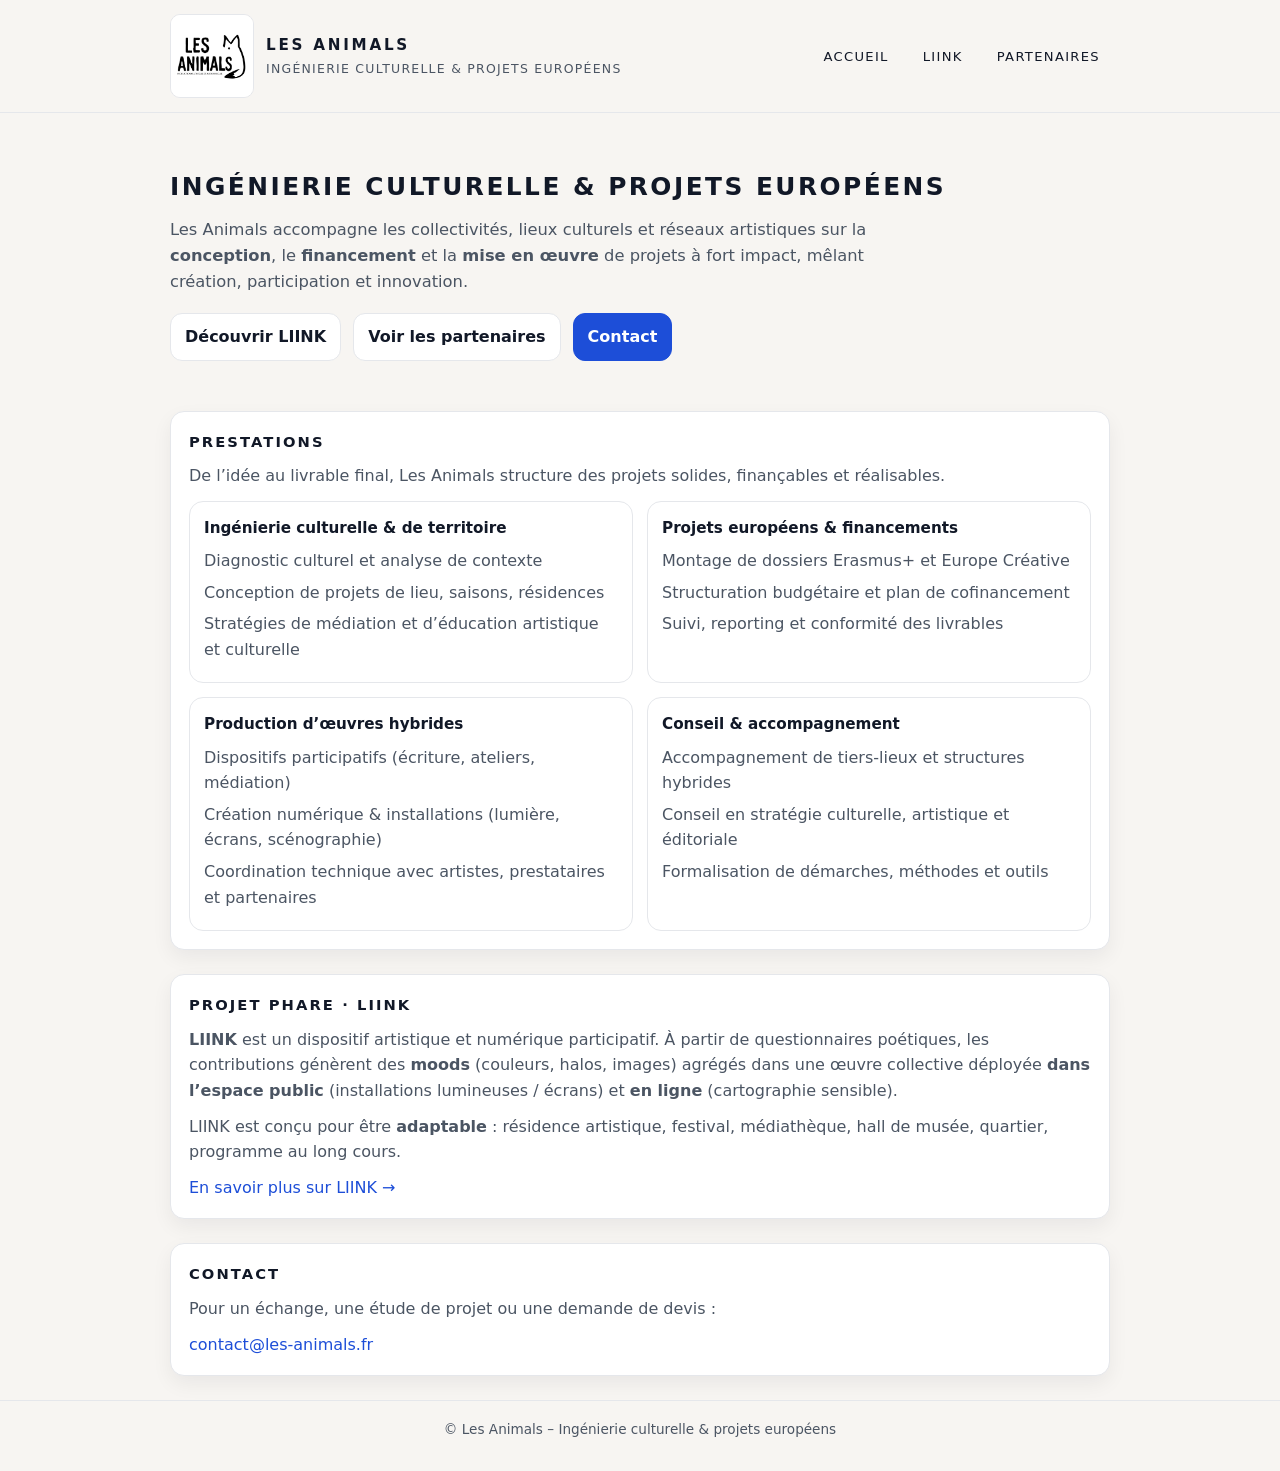
<file: index.html>
<!DOCTYPE html>
<html lang="fr">
<head>
  <meta charset="UTF-8">
  <title>Ingénierie culturelle & projets européens – Les Animals</title>
  <meta name="viewport" content="width=device-width, initial-scale=1.0">
  <meta name="description" content="Les Animals accompagne les structures culturelles, collectivités et réseaux artistiques dans le montage de projets, l'ingénierie européenne et la production d'œuvres hybrides, dont LIINK.">
  <link rel="stylesheet" href="assets/style.css">
</head>

<body>

<header>
  <div class="container">
    <div class="topbar">
      <div class="brand">
        <a href="index.html">
          <img
            src="assets/logo%20-%20les%20animals%20production-2.jpg"
            alt="Les Animals"
            class="logo-img"
          >
        </a>
        <div class="brand-title">
          <strong>LES ANIMALS</strong>
          <span>Ingénierie culturelle & projets européens</span>
        </div>
      </div>

      <nav>
        <ul>
          <li><a href="index.html">Accueil</a></li>
          <li><a href="liink.html">LIINK</a></li>
          <li><a href="partenaires.html">Partenaires</a></li>
        </ul>
      </nav>
    </div>
  </div>
</header>

<div class="container">
  <div class="hero">
    <h1>Ingénierie culturelle & projets européens</h1>
    <p>
      Les Animals accompagne les collectivités, lieux culturels et réseaux artistiques
      sur la <strong>conception</strong>, le <strong>financement</strong> et la <strong>mise en œuvre</strong>
      de projets à fort impact, mêlant création, participation et innovation.
    </p>

    <div class="actions">
      <a class="btn" href="liink.html">Découvrir LIINK</a>
      <a class="btn" href="partenaires.html">Voir les partenaires</a>
      <a class="btn primary" href="mailto:contact@les-animals.fr?subject=Demande%20d%E2%80%99infos%20%E2%80%93%20Les%20Animals">Contact</a>
    </div>
  </div>
</div>

<main class="container">
  <section class="section">
    <h2>Prestations</h2>
    <p>De l’idée au livrable final, Les Animals structure des projets solides, finançables et réalisables.</p>

    <div class="grid">
      <div class="card">
        <strong>Ingénierie culturelle & de territoire</strong>
        <ul>
          <li>Diagnostic culturel et analyse de contexte</li>
          <li>Conception de projets de lieu, saisons, résidences</li>
          <li>Stratégies de médiation et d’éducation artistique et culturelle</li>
        </ul>
      </div>

      <div class="card">
        <strong>Projets européens & financements</strong>
        <ul>
          <li>Montage de dossiers Erasmus+ et Europe Créative</li>
          <li>Structuration budgétaire et plan de cofinancement</li>
          <li>Suivi, reporting et conformité des livrables</li>
        </ul>
      </div>

      <div class="card">
        <strong>Production d’œuvres hybrides</strong>
        <ul>
          <li>Dispositifs participatifs (écriture, ateliers, médiation)</li>
          <li>Création numérique & installations (lumière, écrans, scénographie)</li>
          <li>Coordination technique avec artistes, prestataires et partenaires</li>
        </ul>
      </div>

      <div class="card">
        <strong>Conseil & accompagnement</strong>
        <ul>
          <li>Accompagnement de tiers-lieux et structures hybrides</li>
          <li>Conseil en stratégie culturelle, artistique et éditoriale</li>
          <li>Formalisation de démarches, méthodes et outils</li>
        </ul>
      </div>
    </div>
  </section>

  <section class="section">
    <h2>Projet phare · LIINK</h2>
    <p>
      <strong>LIINK</strong> est un dispositif artistique et numérique participatif.
      À partir de questionnaires poétiques, les contributions génèrent des <strong>moods</strong>
      (couleurs, halos, images) agrégés dans une œuvre collective déployée
      <strong>dans l’espace public</strong> (installations lumineuses / écrans) et <strong>en ligne</strong>
      (cartographie sensible).
    </p>
    <p>
      LIINK est conçu pour être <strong>adaptable</strong> : résidence artistique, festival, médiathèque,
      hall de musée, quartier, programme au long cours.
    </p>
    <p><a href="liink.html">En savoir plus sur LIINK →</a></p>
  </section>

  <section class="section">
    <h2>Contact</h2>
    <p>Pour un échange, une étude de projet ou une demande de devis :</p>
    <p><a href="mailto:contact@les-animals.fr?subject=Demande%20de%20devis%20%E2%80%93%20Les%20Animals">contact@les-animals.fr</a></p>
  </section>
</main>

<div class="footer">
  <div class="container">
    © Les Animals – Ingénierie culturelle & projets européens
  </div>
</div>

</body>
</html>
</file>
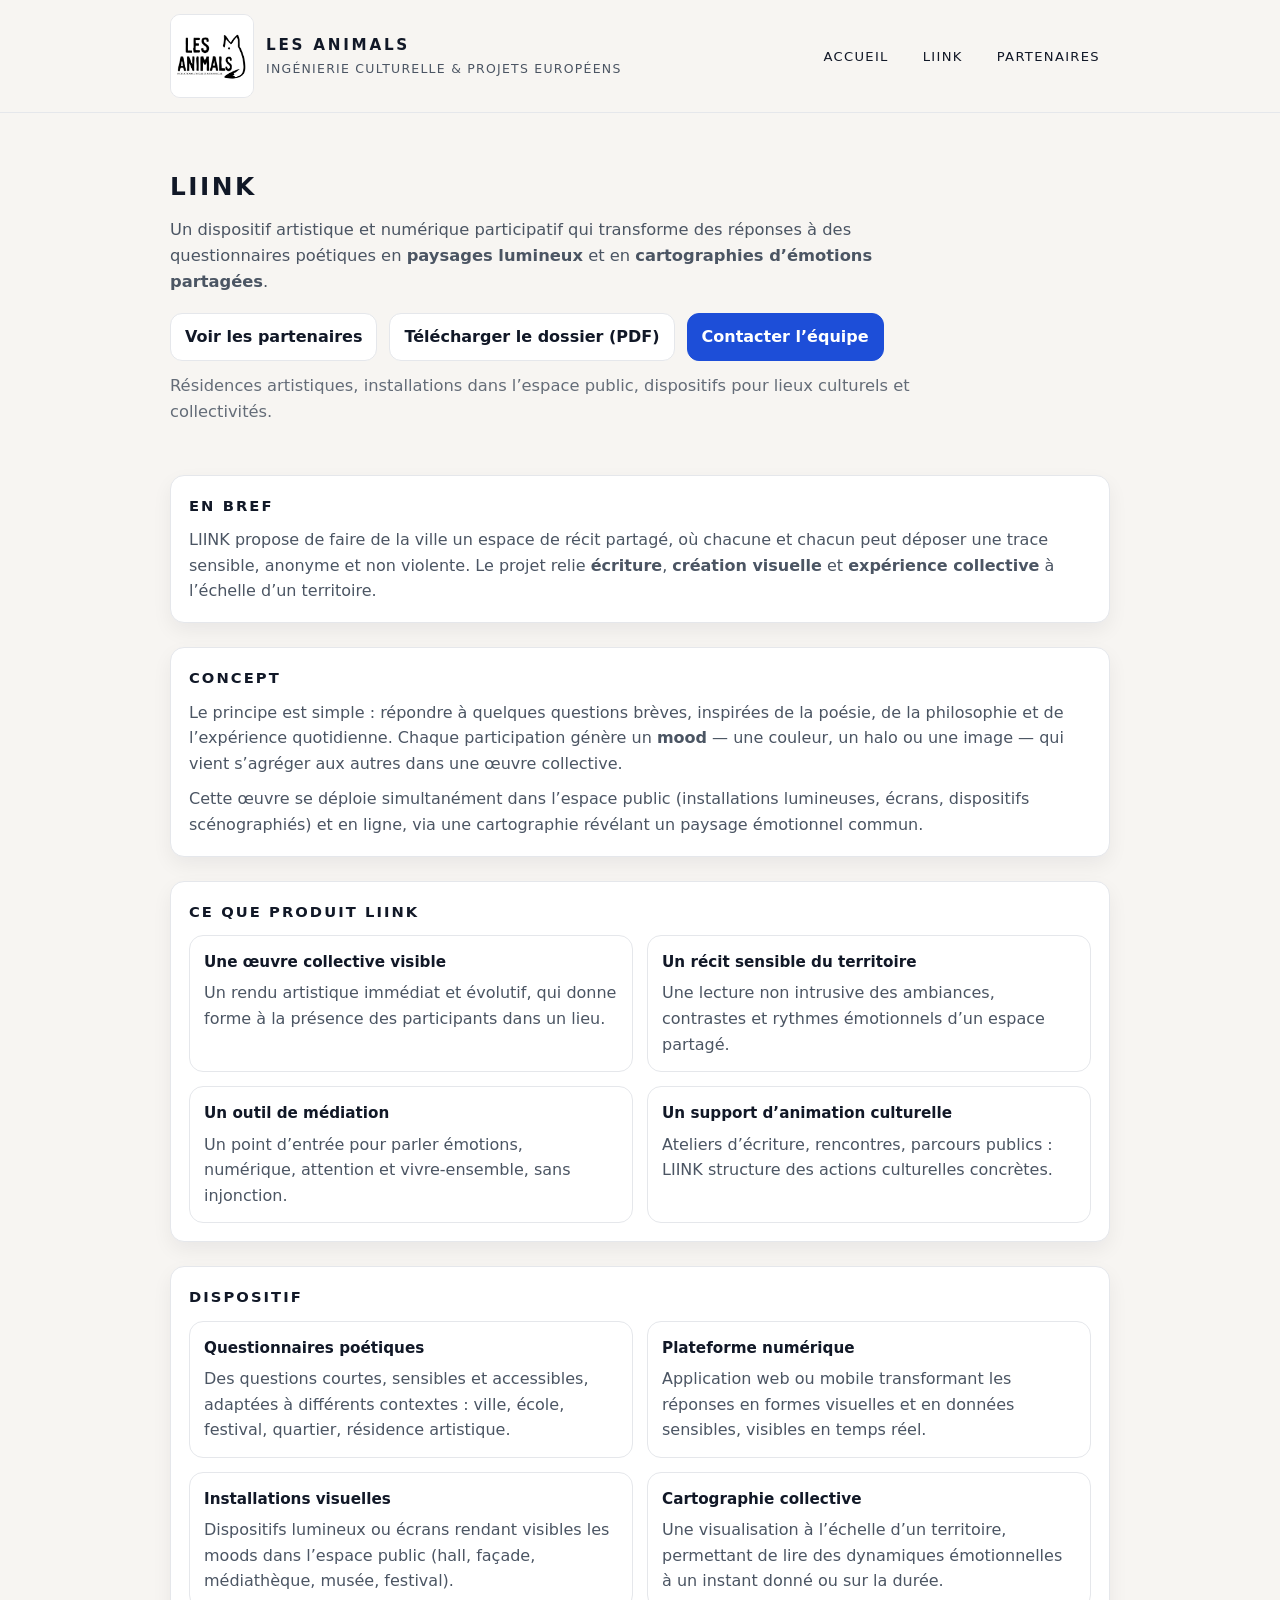
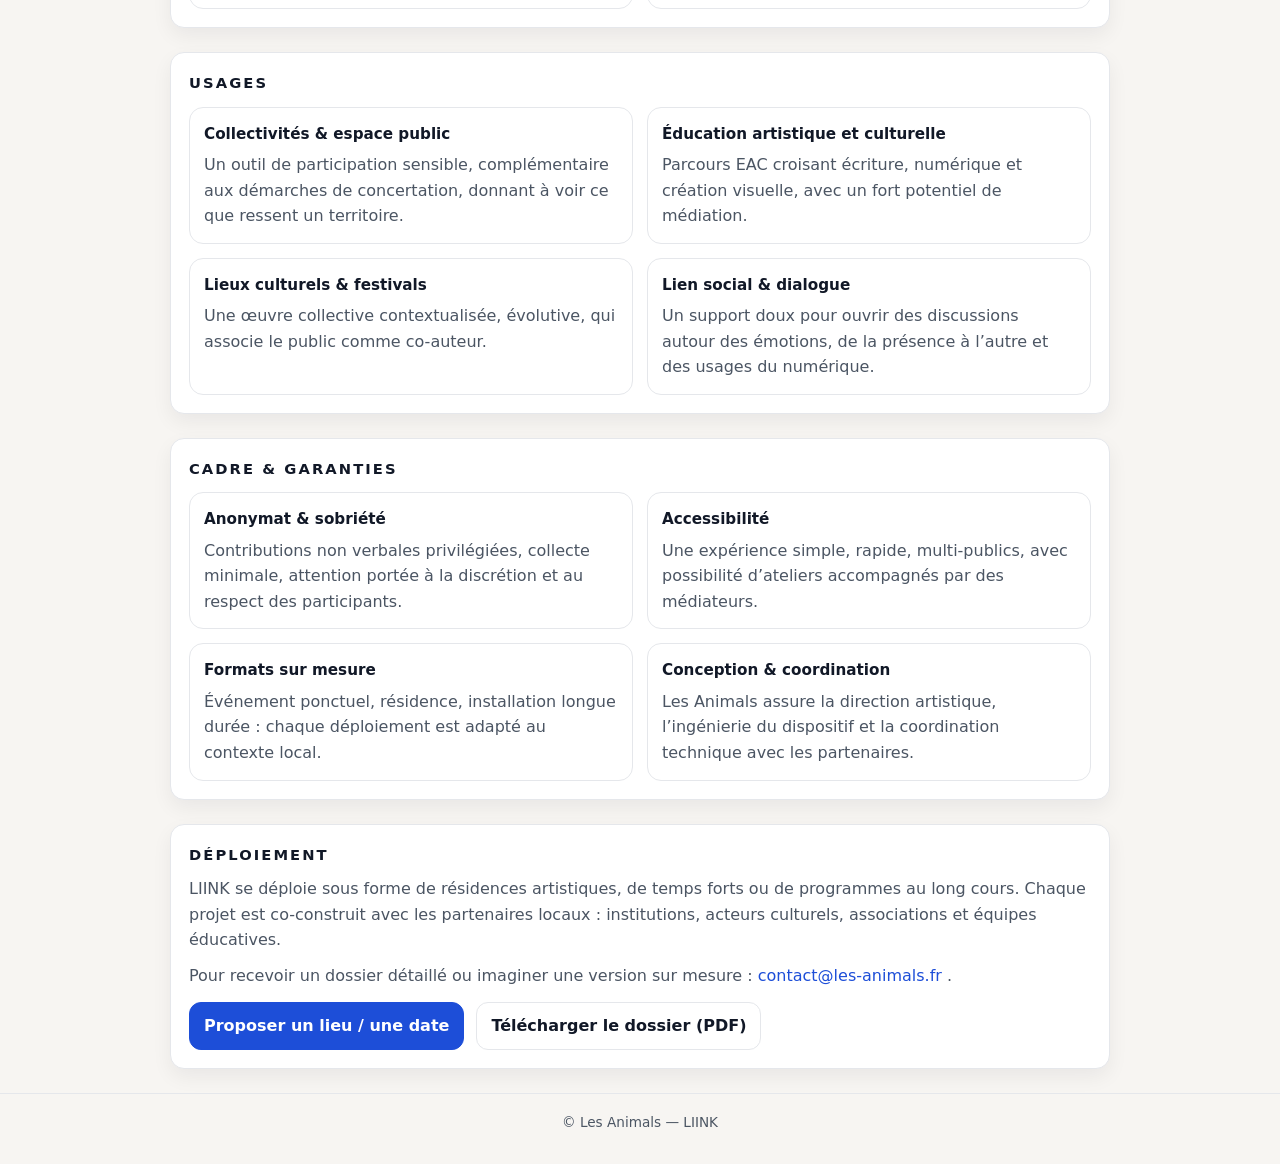
<file: liink.html>
<!DOCTYPE html>
<html lang="fr">
<head>
  <meta charset="UTF-8">
  <title>LIINK – Les Animals</title>
  <meta name="viewport" content="width=device-width, initial-scale=1.0">
  <meta name="description" content="LIINK est un dispositif artistique et numérique participatif qui relie émotions, écriture et espace public à travers des paysages lumineux et des cartographies sensibles.">
  <link rel="stylesheet" href="assets/style.css">
</head>

<body>

<header>
  <div class="container">
    <div class="topbar">
      <div class="brand">
        <a href="index.html">
          <img
            src="assets/logo%20-%20les%20animals%20production-2.jpg"
            alt="Les Animals"
            class="logo-img"
          >
        </a>
        <div class="brand-title">
          <strong>LES ANIMALS</strong>
          <span>Ingénierie culturelle & projets européens</span>
        </div>
      </div>

      <nav>
        <ul>
          <li><a href="index.html">Accueil</a></li>
          <li><a href="liink.html" aria-current="page">LIINK</a></li>
          <li><a href="partenaires.html">Partenaires</a></li>
        </ul>
      </nav>
    </div>
  </div>
</header>

<div class="container">
  <div class="hero">
    <h1>LIINK</h1>
    <p>
      Un dispositif artistique et numérique participatif qui transforme des réponses à des
      questionnaires poétiques en <strong>paysages lumineux</strong> et en
      <strong>cartographies d’émotions partagées</strong>.
    </p>

    <div class="actions">
      <a class="btn" href="partenaires.html">Voir les partenaires</a>
      <a class="btn" href="assets/LIINK-dossier.pdf" target="_blank" rel="noopener">
        Télécharger le dossier (PDF)
      </a>
      <a class="btn primary" href="mailto:contact@les-animals.fr?subject=Demande%20d%E2%80%99infos%20%E2%80%93%20LIINK">
        Contacter l’équipe
      </a>
    </div>

    <p style="opacity:.85; margin-top:12px;">
      Résidences artistiques, installations dans l’espace public, dispositifs pour lieux culturels et collectivités.
    </p>
  </div>
</div>

<main class="container">

  <section class="section">
    <h2>En bref</h2>
    <p>
      LIINK propose de faire de la ville un espace de récit partagé, où chacune et chacun
      peut déposer une trace sensible, anonyme et non violente.
      Le projet relie <strong>écriture</strong>, <strong>création visuelle</strong> et
      <strong>expérience collective</strong> à l’échelle d’un territoire.
    </p>
  </section>

  <section class="section">
    <h2>Concept</h2>
    <p>
      Le principe est simple : répondre à quelques questions brèves, inspirées de la poésie,
      de la philosophie et de l’expérience quotidienne.
      Chaque participation génère un <strong>mood</strong> — une couleur, un halo ou une image —
      qui vient s’agréger aux autres dans une œuvre collective.
    </p>
    <p>
      Cette œuvre se déploie simultanément dans l’espace public
      (installations lumineuses, écrans, dispositifs scénographiés)
      et en ligne, via une cartographie révélant un paysage émotionnel commun.
    </p>
  </section>

  <section class="section">
    <h2>Ce que produit LIINK</h2>
    <div class="grid">
      <div class="card">
        <strong>Une œuvre collective visible</strong>
        <p>
          Un rendu artistique immédiat et évolutif, qui donne forme à la présence des participants dans un lieu.
        </p>
      </div>
      <div class="card">
        <strong>Un récit sensible du territoire</strong>
        <p>
          Une lecture non intrusive des ambiances, contrastes et rythmes émotionnels d’un espace partagé.
        </p>
      </div>
      <div class="card">
        <strong>Un outil de médiation</strong>
        <p>
          Un point d’entrée pour parler émotions, numérique, attention et vivre-ensemble, sans injonction.
        </p>
      </div>
      <div class="card">
        <strong>Un support d’animation culturelle</strong>
        <p>
          Ateliers d’écriture, rencontres, parcours publics : LIINK structure des actions culturelles concrètes.
        </p>
      </div>
    </div>
  </section>

  <section class="section">
    <h2>Dispositif</h2>
    <div class="grid">
      <div class="card">
        <strong>Questionnaires poétiques</strong>
        <p>
          Des questions courtes, sensibles et accessibles, adaptées à différents contextes :
          ville, école, festival, quartier, résidence artistique.
        </p>
      </div>
      <div class="card">
        <strong>Plateforme numérique</strong>
        <p>
          Application web ou mobile transformant les réponses en formes visuelles
          et en données sensibles, visibles en temps réel.
        </p>
      </div>
      <div class="card">
        <strong>Installations visuelles</strong>
        <p>
          Dispositifs lumineux ou écrans rendant visibles les moods dans l’espace public
          (hall, façade, médiathèque, musée, festival).
        </p>
      </div>
      <div class="card">
        <strong>Cartographie collective</strong>
        <p>
          Une visualisation à l’échelle d’un territoire, permettant de lire des dynamiques émotionnelles
          à un instant donné ou sur la durée.
        </p>
      </div>
    </div>
  </section>

  <section class="section">
    <h2>Usages</h2>
    <div class="grid">
      <div class="card">
        <strong>Collectivités & espace public</strong>
        <p>
          Un outil de participation sensible, complémentaire aux démarches de concertation,
          donnant à voir ce que ressent un territoire.
        </p>
      </div>
      <div class="card">
        <strong>Éducation artistique et culturelle</strong>
        <p>
          Parcours EAC croisant écriture, numérique et création visuelle,
          avec un fort potentiel de médiation.
        </p>
      </div>
      <div class="card">
        <strong>Lieux culturels & festivals</strong>
        <p>
          Une œuvre collective contextualisée, évolutive, qui associe le public comme co-auteur.
        </p>
      </div>
      <div class="card">
        <strong>Lien social & dialogue</strong>
        <p>
          Un support doux pour ouvrir des discussions autour des émotions,
          de la présence à l’autre et des usages du numérique.
        </p>
      </div>
    </div>
  </section>

  <section class="section">
    <h2>Cadre & garanties</h2>
    <div class="grid">
      <div class="card">
        <strong>Anonymat & sobriété</strong>
        <p>
          Contributions non verbales privilégiées, collecte minimale,
          attention portée à la discrétion et au respect des participants.
        </p>
      </div>
      <div class="card">
        <strong>Accessibilité</strong>
        <p>
          Une expérience simple, rapide, multi-publics, avec possibilité
          d’ateliers accompagnés par des médiateurs.
        </p>
      </div>
      <div class="card">
        <strong>Formats sur mesure</strong>
        <p>
          Événement ponctuel, résidence, installation longue durée :
          chaque déploiement est adapté au contexte local.
        </p>
      </div>
      <div class="card">
        <strong>Conception & coordination</strong>
        <p>
          Les Animals assure la direction artistique, l’ingénierie du dispositif
          et la coordination technique avec les partenaires.
        </p>
      </div>
    </div>
  </section>

  <section class="section">
    <h2>Déploiement</h2>
    <p>
      LIINK se déploie sous forme de résidences artistiques, de temps forts ou de programmes au long cours.
      Chaque projet est co-construit avec les partenaires locaux :
      institutions, acteurs culturels, associations et équipes éducatives.
    </p>
    <p>
      Pour recevoir un dossier détaillé ou imaginer une version sur mesure :
      <a href="mailto:contact@les-animals.fr?subject=LIINK%20%E2%80%93%20demande%20de%20dossier">
        contact@les-animals.fr
      </a>.
    </p>

    <div class="actions" style="margin-top:14px;">
      <a class="btn primary"
         href="mailto:contact@les-animals.fr?subject=LIINK%20%E2%80%93%20proposition%20de%20d%C3%A9ploiement">
        Proposer un lieu / une date
      </a>
      <a class="btn" href="assets/LIINK-dossier.pdf" target="_blank" rel="noopener">
        Télécharger le dossier (PDF)
      </a>
    </div>
  </section>

</main>

<div class="footer">
  <div class="container">
    © Les Animals — LIINK
  </div>
</div>

</body>
</html>
</file>
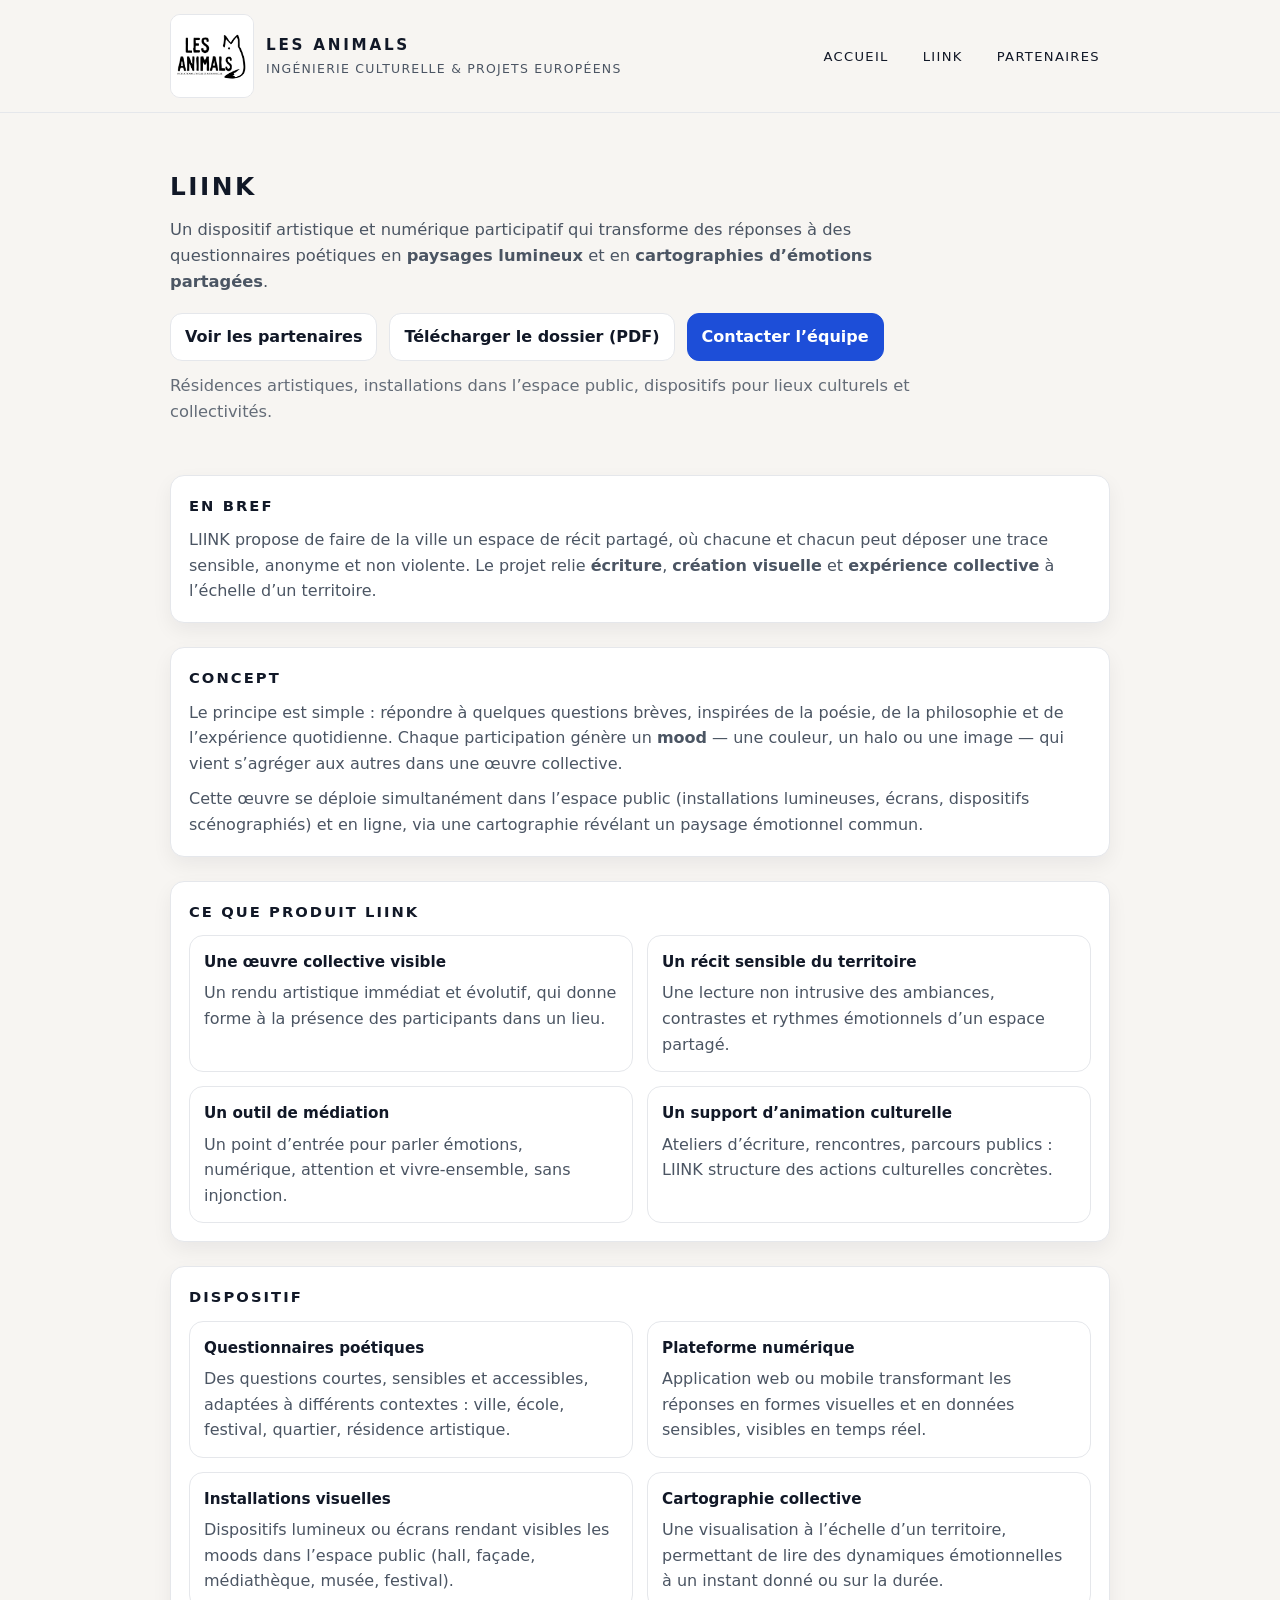
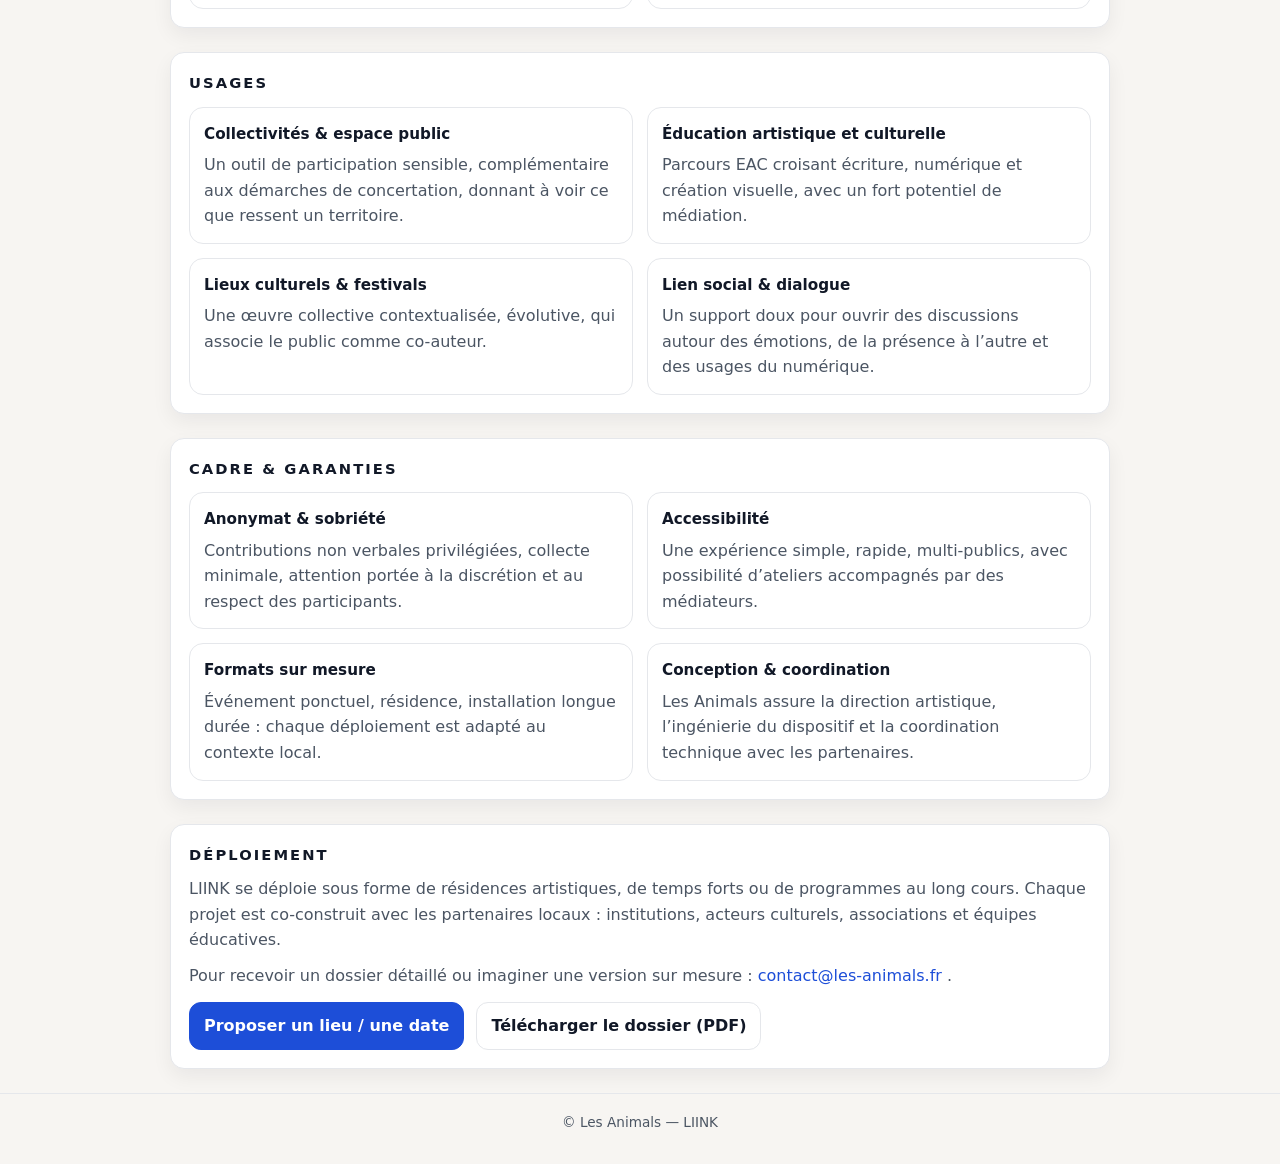
<file: mood.html>
<!DOCTYPE html>
<html lang="fr">
<head>
  <meta charset="UTF-8">
  <title>LIINK – Les Animals</title>
  <meta name="viewport" content="width=device-width, initial-scale=1.0">
  <meta name="description" content="LIINK est un dispositif artistique et numérique participatif qui relie émotions, écriture et espace public à travers des paysages lumineux et des cartographies sensibles.">
  <link rel="stylesheet" href="assets/style.css">
</head>

<body>

<header>
  <div class="container">
    <div class="topbar">
      <div class="brand">
        <a href="index.html">
          <img
            src="assets/logo%20-%20les%20animals%20production-2.jpg"
            alt="Les Animals"
            class="logo-img"
          >
        </a>
        <div class="brand-title">
          <strong>LES ANIMALS</strong>
          <span>Ingénierie culturelle & projets européens</span>
        </div>
      </div>

      <nav>
        <ul>
          <li><a href="index.html">Accueil</a></li>
          <li><a href="liink.html" aria-current="page">LIINK</a></li>
          <li><a href="partenaires.html">Partenaires</a></li>
        </ul>
      </nav>
    </div>
  </div>
</header>

<div class="container">
  <div class="hero">
    <h1>LIINK</h1>
    <p>
      Un dispositif artistique et numérique participatif qui transforme des réponses à des
      questionnaires poétiques en <strong>paysages lumineux</strong> et en
      <strong>cartographies d’émotions partagées</strong>.
    </p>

    <div class="actions">
      <a class="btn" href="partenaires.html">Voir les partenaires</a>
      <a class="btn" href="assets/LIINK-dossier.pdf" target="_blank" rel="noopener">
        Télécharger le dossier (PDF)
      </a>
      <a class="btn primary" href="mailto:contact@les-animals.fr?subject=Demande%20d%E2%80%99infos%20%E2%80%93%20LIINK">
        Contacter l’équipe
      </a>
    </div>

    <p style="opacity:.85; margin-top:12px;">
      Résidences artistiques, installations dans l’espace public, dispositifs pour lieux culturels et collectivités.
    </p>
  </div>
</div>

<main class="container">

  <section class="section">
    <h2>En bref</h2>
    <p>
      LIINK propose de faire de la ville un espace de récit partagé, où chacune et chacun
      peut déposer une trace sensible, anonyme et non violente.
      Le projet relie <strong>écriture</strong>, <strong>création visuelle</strong> et
      <strong>expérience collective</strong> à l’échelle d’un territoire.
    </p>
  </section>

  <section class="section">
    <h2>Concept</h2>
    <p>
      Le principe est simple : répondre à quelques questions brèves, inspirées de la poésie,
      de la philosophie et de l’expérience quotidienne.
      Chaque participation génère un <strong>mood</strong> — une couleur, un halo ou une image —
      qui vient s’agréger aux autres dans une œuvre collective.
    </p>
    <p>
      Cette œuvre se déploie simultanément dans l’espace public
      (installations lumineuses, écrans, dispositifs scénographiés)
      et en ligne, via une cartographie révélant un paysage émotionnel commun.
    </p>
  </section>

  <section class="section">
    <h2>Ce que produit LIINK</h2>
    <div class="grid">
      <div class="card">
        <strong>Une œuvre collective visible</strong>
        <p>
          Un rendu artistique immédiat et évolutif, qui donne forme à la présence des participants dans un lieu.
        </p>
      </div>
      <div class="card">
        <strong>Un récit sensible du territoire</strong>
        <p>
          Une lecture non intrusive des ambiances, contrastes et rythmes émotionnels d’un espace partagé.
        </p>
      </div>
      <div class="card">
        <strong>Un outil de médiation</strong>
        <p>
          Un point d’entrée pour parler émotions, numérique, attention et vivre-ensemble, sans injonction.
        </p>
      </div>
      <div class="card">
        <strong>Un support d’animation culturelle</strong>
        <p>
          Ateliers d’écriture, rencontres, parcours publics : LIINK structure des actions culturelles concrètes.
        </p>
      </div>
    </div>
  </section>

  <section class="section">
    <h2>Dispositif</h2>
    <div class="grid">
      <div class="card">
        <strong>Questionnaires poétiques</strong>
        <p>
          Des questions courtes, sensibles et accessibles, adaptées à différents contextes :
          ville, école, festival, quartier, résidence artistique.
        </p>
      </div>
      <div class="card">
        <strong>Plateforme numérique</strong>
        <p>
          Application web ou mobile transformant les réponses en formes visuelles
          et en données sensibles, visibles en temps réel.
        </p>
      </div>
      <div class="card">
        <strong>Installations visuelles</strong>
        <p>
          Dispositifs lumineux ou écrans rendant visibles les moods dans l’espace public
          (hall, façade, médiathèque, musée, festival).
        </p>
      </div>
      <div class="card">
        <strong>Cartographie collective</strong>
        <p>
          Une visualisation à l’échelle d’un territoire, permettant de lire des dynamiques émotionnelles
          à un instant donné ou sur la durée.
        </p>
      </div>
    </div>
  </section>

  <section class="section">
    <h2>Usages</h2>
    <div class="grid">
      <div class="card">
        <strong>Collectivités & espace public</strong>
        <p>
          Un outil de participation sensible, complémentaire aux démarches de concertation,
          donnant à voir ce que ressent un territoire.
        </p>
      </div>
      <div class="card">
        <strong>Éducation artistique et culturelle</strong>
        <p>
          Parcours EAC croisant écriture, numérique et création visuelle,
          avec un fort potentiel de médiation.
        </p>
      </div>
      <div class="card">
        <strong>Lieux culturels & festivals</strong>
        <p>
          Une œuvre collective contextualisée, évolutive, qui associe le public comme co-auteur.
        </p>
      </div>
      <div class="card">
        <strong>Lien social & dialogue</strong>
        <p>
          Un support doux pour ouvrir des discussions autour des émotions,
          de la présence à l’autre et des usages du numérique.
        </p>
      </div>
    </div>
  </section>

  <section class="section">
    <h2>Cadre & garanties</h2>
    <div class="grid">
      <div class="card">
        <strong>Anonymat & sobriété</strong>
        <p>
          Contributions non verbales privilégiées, collecte minimale,
          attention portée à la discrétion et au respect des participants.
        </p>
      </div>
      <div class="card">
        <strong>Accessibilité</strong>
        <p>
          Une expérience simple, rapide, multi-publics, avec possibilité
          d’ateliers accompagnés par des médiateurs.
        </p>
      </div>
      <div class="card">
        <strong>Formats sur mesure</strong>
        <p>
          Événement ponctuel, résidence, installation longue durée :
          chaque déploiement est adapté au contexte local.
        </p>
      </div>
      <div class="card">
        <strong>Conception & coordination</strong>
        <p>
          Les Animals assure la direction artistique, l’ingénierie du dispositif
          et la coordination technique avec les partenaires.
        </p>
      </div>
    </div>
  </section>

  <section class="section">
    <h2>Déploiement</h2>
    <p>
      LIINK se déploie sous forme de résidences artistiques, de temps forts ou de programmes au long cours.
      Chaque projet est co-construit avec les partenaires locaux :
      institutions, acteurs culturels, associations et équipes éducatives.
    </p>
    <p>
      Pour recevoir un dossier détaillé ou imaginer une version sur mesure :
      <a href="mailto:contact@les-animals.fr?subject=LIINK%20%E2%80%93%20demande%20de%20dossier">
        contact@les-animals.fr
      </a>.
    </p>

    <div class="actions" style="margin-top:14px;">
      <a class="btn primary"
         href="mailto:contact@les-animals.fr?subject=LIINK%20%E2%80%93%20proposition%20de%20d%C3%A9ploiement">
        Proposer un lieu / une date
      </a>
      <a class="btn" href="assets/LIINK-dossier.pdf" target="_blank" rel="noopener">
        Télécharger le dossier (PDF)
      </a>
    </div>
  </section>

</main>

<div class="footer">
  <div class="container">
    © Les Animals — LIINK
  </div>
</div>

</body>
</html>
</file>
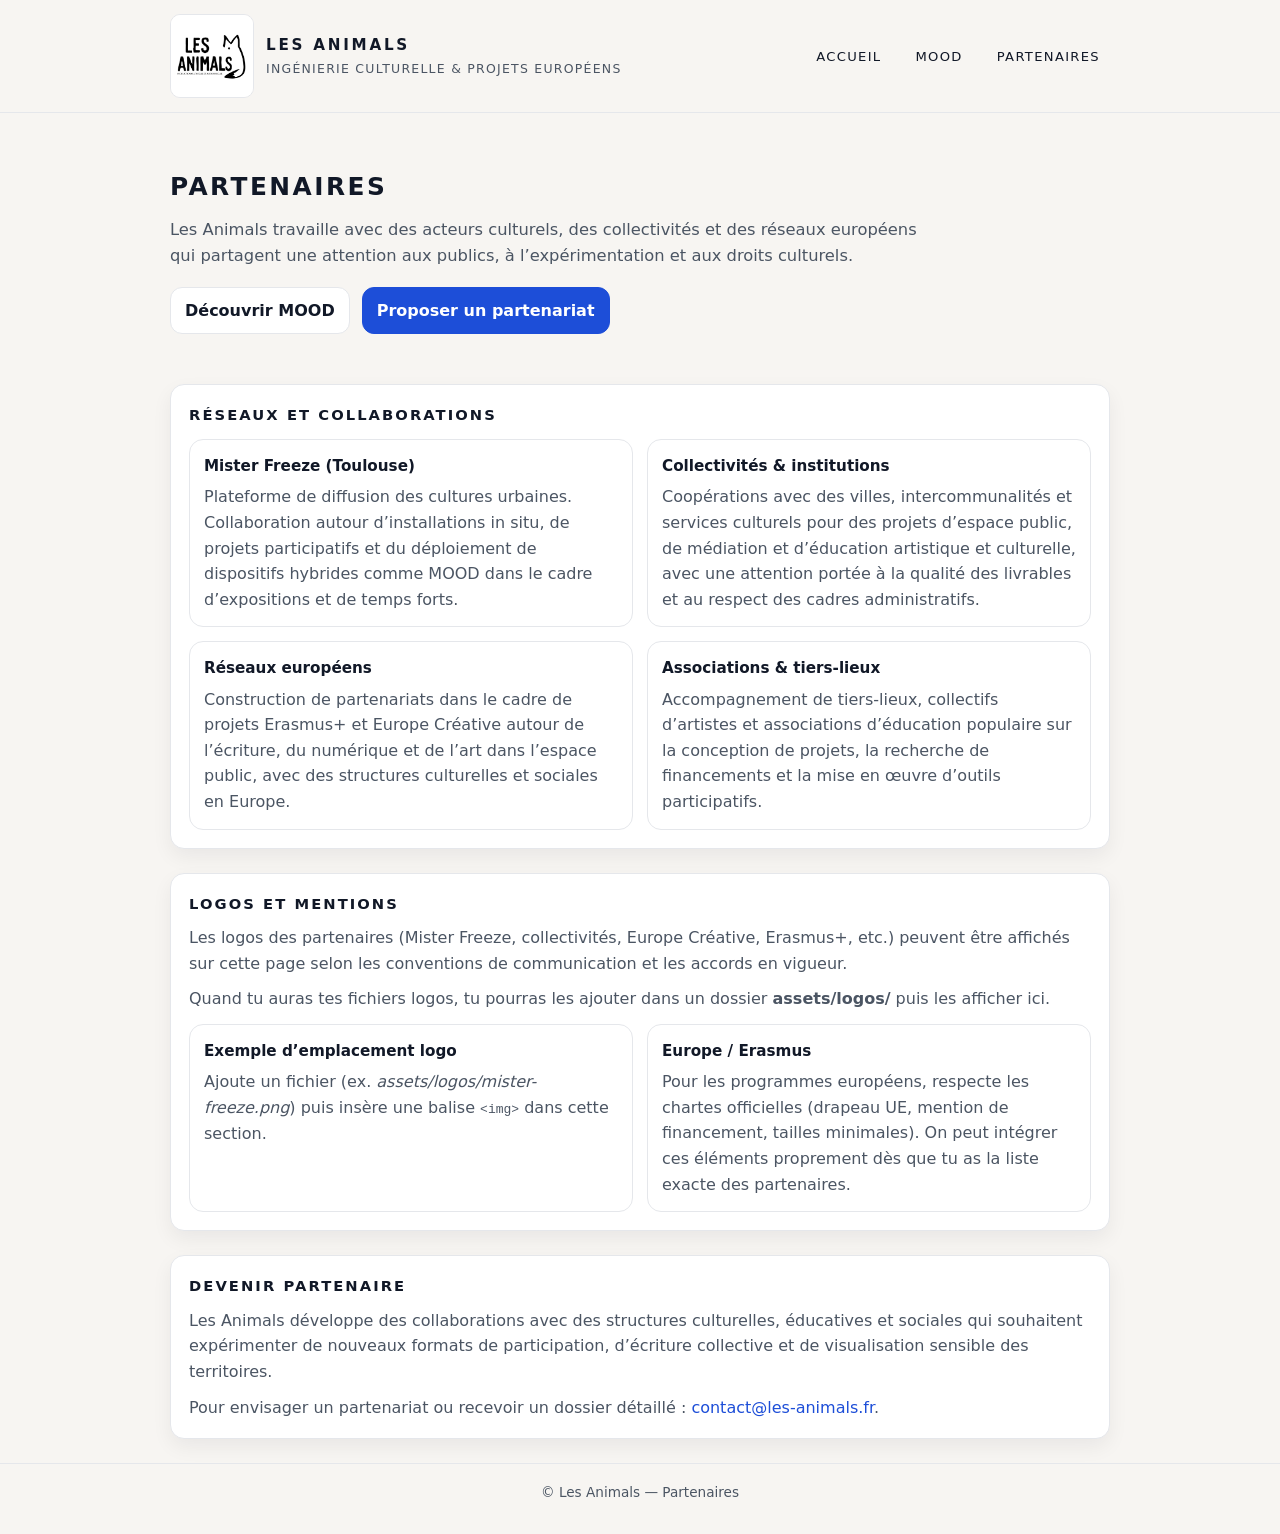
<file: partenaires.html>
<!DOCTYPE html>
<html lang="fr">
<head>
  <meta charset="UTF-8">
  <title>Partenaires – Les Animals</title>
  <meta name="viewport" content="width=device-width, initial-scale=1.0">
  <meta name="description" content="Partenaires de Les Animals : structures culturelles, collectivités, réseaux européens.">
  <link rel="stylesheet" href="assets/style.css">
</head>

<body>

<header>
  <div class="container">
    <div class="topbar">
      <div class="brand">
  <a href="index.html">
    <img
      src="assets/logo%20-%20les%20animals%20production-2.jpg"
      alt="Les Animals"
      class="logo-img"
    >
  </a>
  <div class="brand-title">
    <strong>LES ANIMALS</strong>
    <span>Ingénierie culturelle & projets européens</span>
  </div>
</div>


      <nav>
        <ul>
          <li><a href="index.html">Accueil</a></li>
          <li><a href="mood.html">MOOD</a></li>
          <li><a href="partenaires.html">Partenaires</a></li>
        </ul>
      </nav>
    </div>
  </div>
</header>

<div class="container">
  <div class="hero">
    <h1>Partenaires</h1>
    <p>
      Les Animals travaille avec des acteurs culturels, des collectivités et des réseaux européens
      qui partagent une attention aux publics, à l’expérimentation et aux droits culturels.
    </p>

    <div class="actions">
      <a class="btn" href="mood.html">Découvrir MOOD</a>
      <a class="btn primary" href="mailto:contact@les-animals.fr">Proposer un partenariat</a>
    </div>
  </div>
</div>

<main class="container">

  <section class="section">
    <h2>Réseaux et collaborations</h2>

    <div class="grid">
      <div class="card">
        <strong>Mister Freeze (Toulouse)</strong>
        <p>
          Plateforme de diffusion des cultures urbaines. Collaboration autour d’installations in situ,
          de projets participatifs et du déploiement de dispositifs hybrides comme MOOD dans le cadre
          d’expositions et de temps forts.
        </p>
      </div>

      <div class="card">
        <strong>Collectivités & institutions</strong>
        <p>
          Coopérations avec des villes, intercommunalités et services culturels pour des projets d’espace public,
          de médiation et d’éducation artistique et culturelle, avec une attention portée à la qualité des
          livrables et au respect des cadres administratifs.
        </p>
      </div>

      <div class="card">
        <strong>Réseaux européens</strong>
        <p>
          Construction de partenariats dans le cadre de projets Erasmus+ et Europe Créative autour de l’écriture,
          du numérique et de l’art dans l’espace public, avec des structures culturelles et sociales en Europe.
        </p>
      </div>

      <div class="card">
        <strong>Associations & tiers-lieux</strong>
        <p>
          Accompagnement de tiers-lieux, collectifs d’artistes et associations d’éducation populaire
          sur la conception de projets, la recherche de financements et la mise en œuvre d’outils participatifs.
        </p>
      </div>
    </div>
  </section>

  <section class="section">
    <h2>Logos et mentions</h2>
    <p>
      Les logos des partenaires (Mister Freeze, collectivités, Europe Créative, Erasmus+, etc.)
      peuvent être affichés sur cette page selon les conventions de communication et les accords en vigueur.
    </p>
    <p>
      Quand tu auras tes fichiers logos, tu pourras les ajouter dans un dossier <strong>assets/logos/</strong>
      puis les afficher ici.
    </p>

    <div class="grid">
      <div class="card">
        <strong>Exemple d’emplacement logo</strong>
        <p>
          Ajoute un fichier (ex. <em>assets/logos/mister-freeze.png</em>) puis insère une balise
          <code>&lt;img&gt;</code> dans cette section.
        </p>
      </div>
      <div class="card">
        <strong>Europe / Erasmus</strong>
        <p>
          Pour les programmes européens, respecte les chartes officielles (drapeau UE, mention de financement,
          tailles minimales). On peut intégrer ces éléments proprement dès que tu as la liste exacte des partenaires.
        </p>
      </div>
    </div>
  </section>

  <section class="section">
    <h2>Devenir partenaire</h2>
    <p>
      Les Animals développe des collaborations avec des structures culturelles, éducatives et sociales
      qui souhaitent expérimenter de nouveaux formats de participation, d’écriture collective
      et de visualisation sensible des territoires.
    </p>
    <p>
      Pour envisager un partenariat ou recevoir un dossier détaillé :
      <a href="mailto:contact@les-animals.fr">contact@les-animals.fr</a>.
    </p>
  </section>

</main>

<div class="footer">
  <div class="container">
    © Les Animals — Partenaires
  </div>
</div>

</body>
</html>
</file>
<file: assets/style.css>
:root{
  --bg:#F7F5F2;
  --card:#FFFFFF;
  --text:#111827;
  --muted:#4B5563;
  --line:#E5E7EB;
  --accent:#1D4ED8;
  --accentSoft:#DBEAFE;
  --radius:14px;
  --shadow: 0 8px 20px rgba(17,24,39,.06);
}

*{box-sizing:border-box}
body{
  margin:0;
  font-family: ui-sans-serif, system-ui, -apple-system, "Segoe UI", Roboto, Arial, "Apple Color Emoji","Segoe UI Emoji";
  background:var(--bg);
  color:var(--text);
  line-height:1.6;
}

a{color:var(--accent); text-decoration:none}
a:hover{text-decoration:underline}

.container{max-width:980px; margin:0 auto; padding:0 20px}

header{
  position:sticky;
  top:0;
  background:rgba(247,245,242,.85);
  backdrop-filter:saturate(180%) blur(10px);
  border-bottom:1px solid var(--line);
  z-index:50;
}

.topbar{
  display:flex;
  align-items:center;
  justify-content:space-between;
  gap:16px;
  padding:14px 0;
}

.brand{display:flex; align-items:center; gap:12px}
.logo{
  width:38px; height:38px;
  border-radius:999px;
  background: radial-gradient(70% 70% at 30% 30%, var(--accentSoft), transparent 60%),
              radial-gradient(60% 60% at 70% 70%, rgba(29,78,216,.22), transparent 60%),
              #fff;
  border:1px solid var(--line);
  box-shadow: 0 6px 14px rgba(29,78,216,.10);
}
.brand-title{
  display:flex; flex-direction:column; gap:2px;
}
.brand-title strong{
  letter-spacing:.18em;
  text-transform:uppercase;
  font-size:.95rem;
}
.brand-title span{
  color:var(--muted);
  font-size:.78rem;
  letter-spacing:.10em;
  text-transform:uppercase;
}

nav ul{
  list-style:none;
  display:flex;
  gap:14px;
  padding:0; margin:0;
  flex-wrap:wrap;
}
nav a{
  display:inline-block;
  padding:8px 10px;
  border-radius:10px;
  color:var(--text);
  font-size:.82rem;
  letter-spacing:.10em;
  text-transform:uppercase;
}
nav a:hover{
  background:rgba(29,78,216,.08);
  text-decoration:none;
}

.hero{
  padding:54px 0 26px;
}
.hero h1{
  margin:0 0 10px;
  font-size:1.55rem;
  letter-spacing:.10em;
  text-transform:uppercase;
}
.hero p{
  margin:0;
  max-width:760px;
  color:var(--muted);
  font-size:1.02rem;
}

.actions{
  margin-top:18px;
  display:flex;
  gap:12px;
  flex-wrap:wrap;
}
.btn{
  display:inline-flex;
  align-items:center;
  gap:10px;
  padding:10px 14px;
  border-radius:12px;
  border:1px solid var(--line);
  background:#fff;
  color:var(--text);
  font-weight:600;
}
.btn:hover{background:rgba(29,78,216,.06); text-decoration:none}
.btn.primary{
  background:var(--accent);
  border-color:var(--accent);
  color:white;
}
.btn.primary:hover{background:#1E40AF}

main{padding:28px 0 60px}

.section{
  margin:24px 0;
  padding:18px;
  border:1px solid var(--line);
  border-radius:var(--radius);
  background:var(--card);
  box-shadow:var(--shadow);
}
.section h2{
  margin:0 0 10px;
  font-size:.92rem;
  text-transform:uppercase;
  letter-spacing:.14em;
}
.section p{margin:0 0 10px; color:var(--muted)}
.section p:last-child{margin-bottom:0}

.grid{
  display:grid;
  grid-template-columns:repeat(2, minmax(0, 1fr));
  gap:14px;
  margin-top:12px;
}
.card{
  border:1px solid var(--line);
  border-radius:var(--radius);
  padding:14px;
  background:#fff;
}
.card strong{
  display:block;
  margin-bottom:6px;
  font-size:.95rem;
}
.card ul{
  margin:8px 0 0;
  padding:0;
  list-style:none;
  color:var(--muted);
}
.card li{margin:6px 0}

.footer{
  border-top:1px solid var(--line);
  color:var(--muted);
  font-size:.85rem;
  padding:18px 0 30px;
  text-align:center;
}

@media (max-width:780px){
  .grid{grid-template-columns:1fr}
  .hero{padding-top:38px}
}
.logo-img{
  width:84px;
  height:84px;
  object-fit: cover;
  border-radius: 10px;
  display:block;
  border:1px solid var(--line);
}
/* Sécurise toutes les images du site */
img { max-width: 100%; height: auto; }

/* Logo dans le header */
.logo-img{
  width: 84px !important;
  height: 84px !important;
  object-fit: contain;
  display: block;
}
</file>
